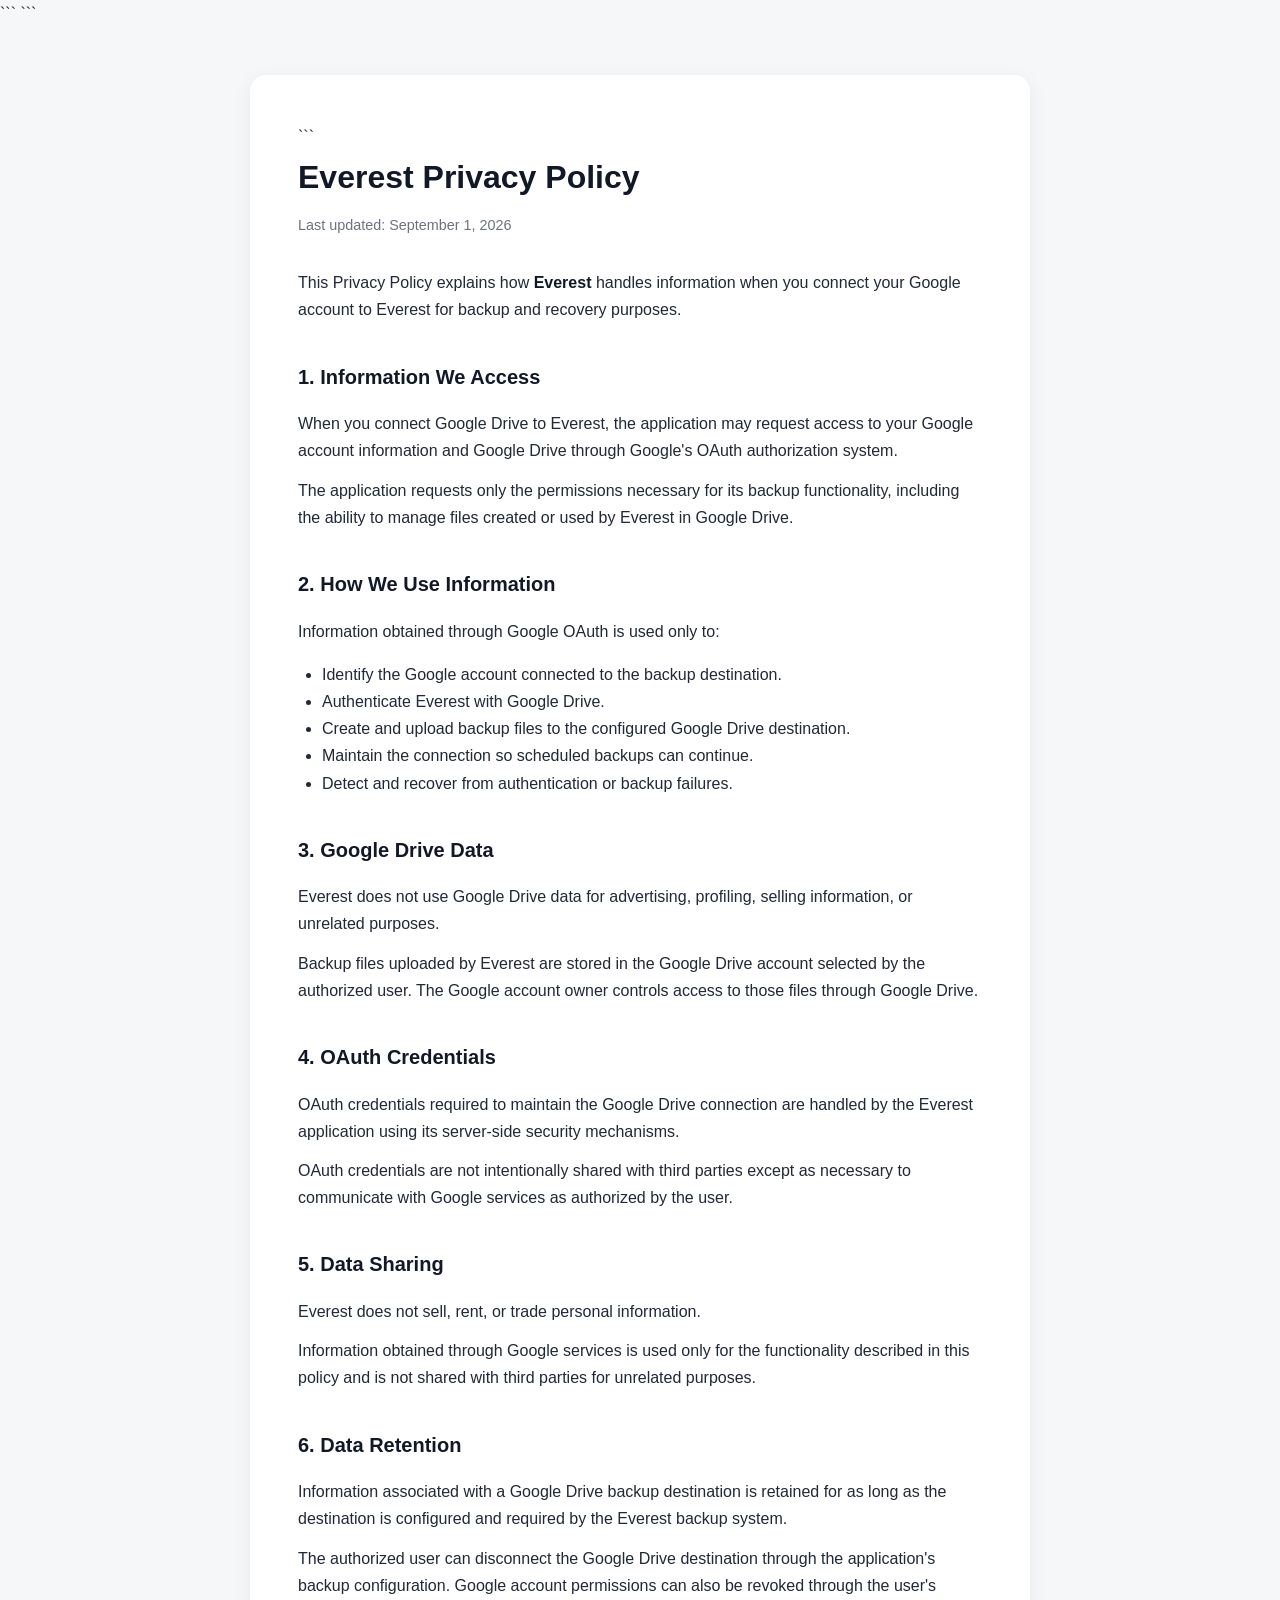
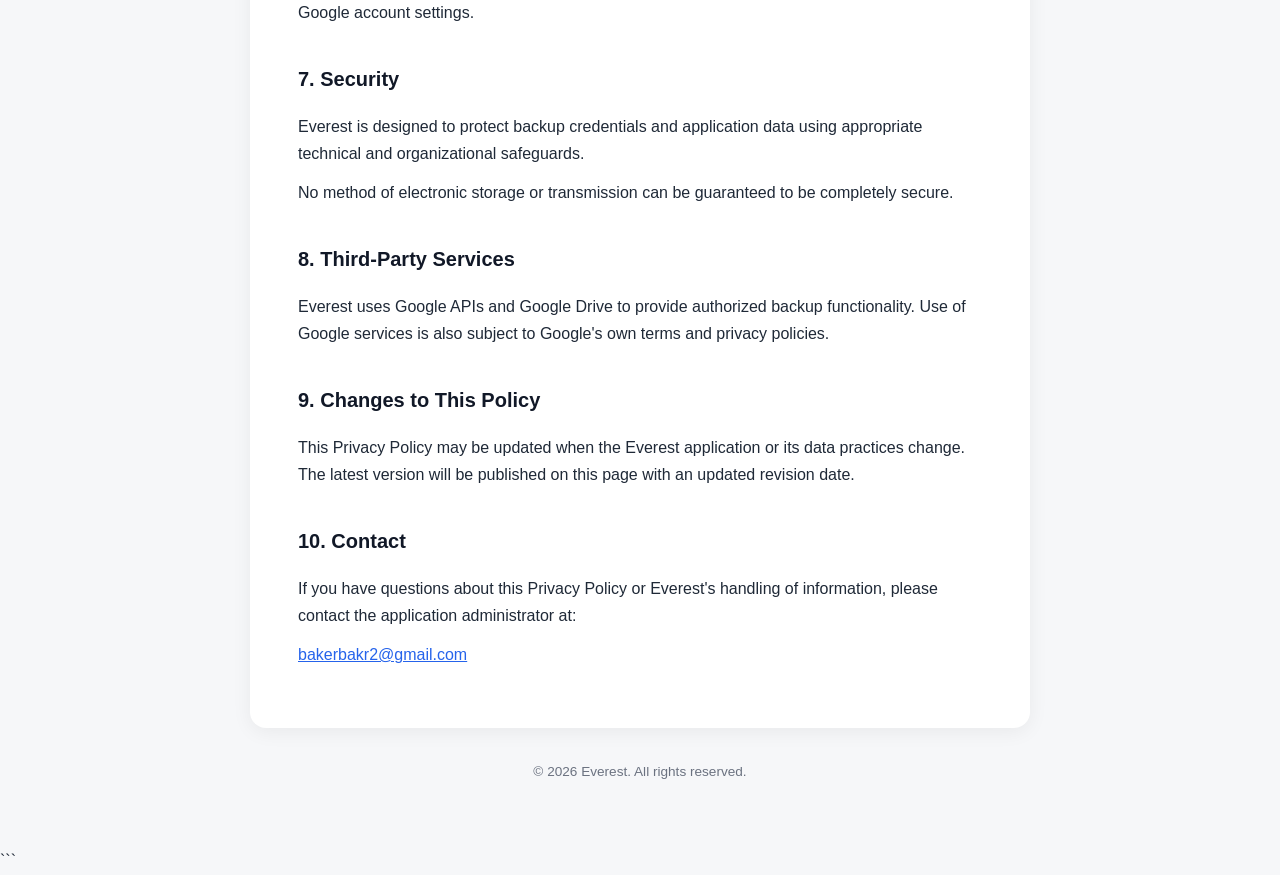
<file: privacy.html>
<!DOCTYPE html>

<html lang="en">
<head>
    <meta charset="UTF-8">
    <meta name="viewport" content="width=device-width, initial-scale=1.0">
    <meta name="description" content="Everest Privacy Policy">
    <title>Everest — Privacy Policy</title>

```
<style>
    * {
        box-sizing: border-box;
    }

    body {
        margin: 0;
        font-family: -apple-system, BlinkMacSystemFont, "Segoe UI", Roboto,
            Helvetica, Arial, sans-serif;
        background: #f6f7f9;
        color: #1f2937;
        line-height: 1.7;
    }

    .container {
        max-width: 820px;
        margin: 0 auto;
        padding: 48px 20px 64px;
    }

    .card {
        background: #ffffff;
        border-radius: 16px;
        padding: 48px;
        box-shadow: 0 4px 20px rgba(0, 0, 0, 0.06);
    }

    h1 {
        margin: 0 0 8px;
        color: #111827;
        font-size: 2rem;
    }

    h2 {
        margin-top: 36px;
        color: #111827;
        font-size: 1.25rem;
    }

    p {
        margin: 12px 0;
    }

    ul {
        padding-left: 24px;
    }

    .updated {
        color: #6b7280;
        font-size: 0.9rem;
        margin-bottom: 32px;
    }

    .brand {
        font-weight: 700;
        color: #111827;
    }

    a {
        color: #2563eb;
    }

    footer {
        margin-top: 32px;
        text-align: center;
        color: #6b7280;
        font-size: 0.85rem;
    }

    @media (max-width: 600px) {
        .container {
            padding: 24px 12px 40px;
        }

        .card {
            padding: 28px 22px;
            border-radius: 12px;
        }

        h1 {
            font-size: 1.7rem;
        }
    }
</style>
```

</head>

<body>
    <main class="container">
        <article class="card">

```
        <h1>Everest Privacy Policy</h1>

        <div class="updated">
            Last updated: September 1, 2026
        </div>

        <p>
            This Privacy Policy explains how <span class="brand">Everest</span>
            handles information when you connect your Google account to
            Everest for backup and recovery purposes.
        </p>

        <h2>1. Information We Access</h2>

        <p>
            When you connect Google Drive to Everest, the application may
            request access to your Google account information and Google
            Drive through Google's OAuth authorization system.
        </p>

        <p>
            The application requests only the permissions necessary for
            its backup functionality, including the ability to manage
            files created or used by Everest in Google Drive.
        </p>

        <h2>2. How We Use Information</h2>

        <p>
            Information obtained through Google OAuth is used only to:
        </p>

        <ul>
            <li>Identify the Google account connected to the backup destination.</li>
            <li>Authenticate Everest with Google Drive.</li>
            <li>Create and upload backup files to the configured Google Drive destination.</li>
            <li>Maintain the connection so scheduled backups can continue.</li>
            <li>Detect and recover from authentication or backup failures.</li>
        </ul>

        <h2>3. Google Drive Data</h2>

        <p>
            Everest does not use Google Drive data for advertising,
            profiling, selling information, or unrelated purposes.
        </p>

        <p>
            Backup files uploaded by Everest are stored in the Google
            Drive account selected by the authorized user. The Google
            account owner controls access to those files through Google
            Drive.
        </p>

        <h2>4. OAuth Credentials</h2>

        <p>
            OAuth credentials required to maintain the Google Drive
            connection are handled by the Everest application using its
            server-side security mechanisms.
        </p>

        <p>
            OAuth credentials are not intentionally shared with
            third parties except as necessary to communicate with Google
            services as authorized by the user.
        </p>

        <h2>5. Data Sharing</h2>

        <p>
            Everest does not sell, rent, or trade personal information.
        </p>

        <p>
            Information obtained through Google services is used only
            for the functionality described in this policy and is not
            shared with third parties for unrelated purposes.
        </p>

        <h2>6. Data Retention</h2>

        <p>
            Information associated with a Google Drive backup destination
            is retained for as long as the destination is configured and
            required by the Everest backup system.
        </p>

        <p>
            The authorized user can disconnect the Google Drive
            destination through the application's backup configuration.
            Google account permissions can also be revoked through the
            user's Google account settings.
        </p>

        <h2>7. Security</h2>

        <p>
            Everest is designed to protect backup credentials and
            application data using appropriate technical and
            organizational safeguards.
        </p>

        <p>
            No method of electronic storage or transmission can be
            guaranteed to be completely secure.
        </p>

        <h2>8. Third-Party Services</h2>

        <p>
            Everest uses Google APIs and Google Drive to provide
            authorized backup functionality. Use of Google services is
            also subject to Google's own terms and privacy policies.
        </p>

        <h2>9. Changes to This Policy</h2>

        <p>
            This Privacy Policy may be updated when the Everest
            application or its data practices change. The latest version
            will be published on this page with an updated revision date.
        </p>

        <h2>10. Contact</h2>

        <p>
            If you have questions about this Privacy Policy or Everest's
            handling of information, please contact the application
            administrator at:
        </p>

        <p>
            <a href="mailto:bakerbakr2@gmail.com">
                bakerbakr2@gmail.com
            </a>
        </p>

    </article>

    <footer>
        © 2026 Everest. All rights reserved.
    </footer>
</main>
```

</body>
</html>
</file>
